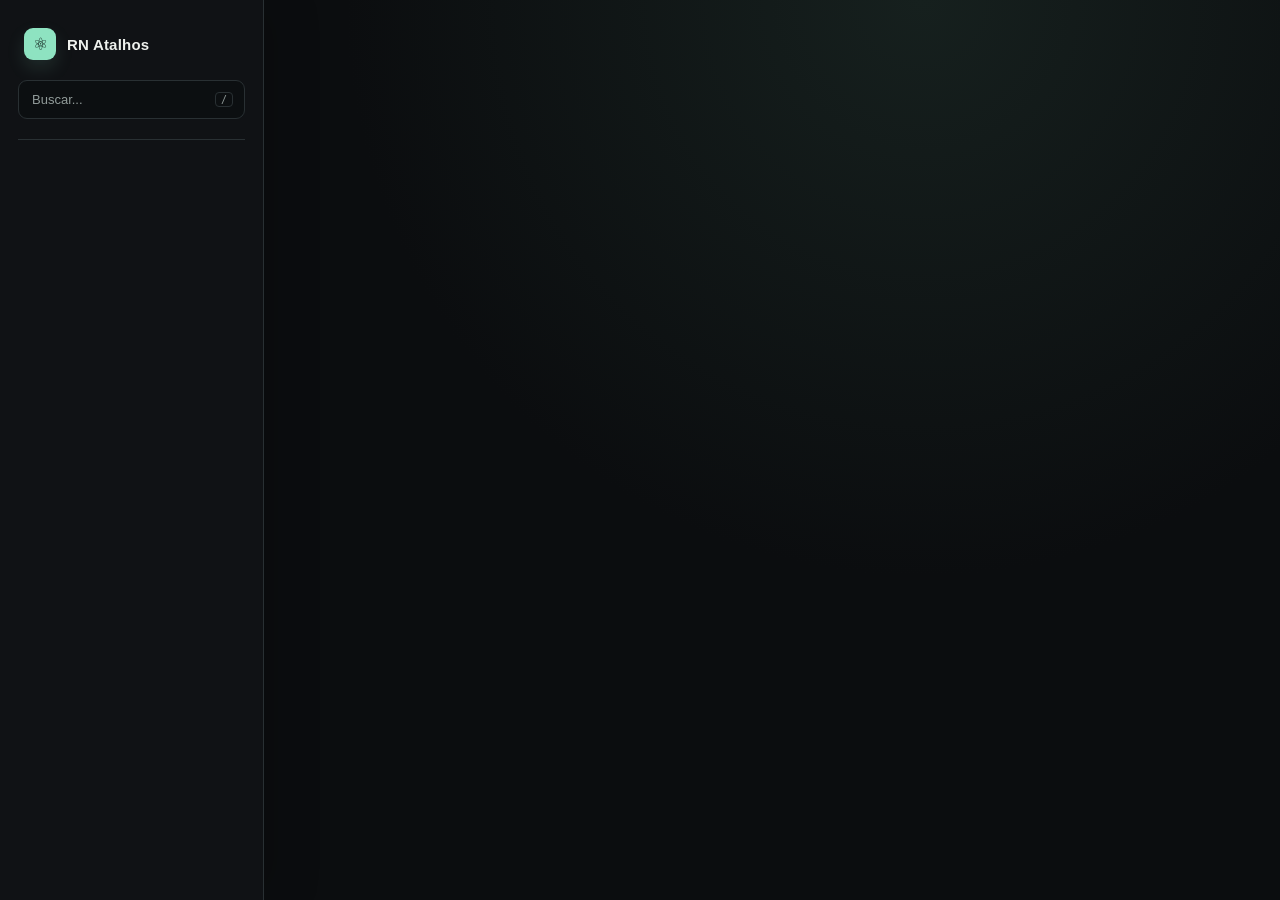
<file: index.html>
<!DOCTYPE html>
<html lang="pt-br">
<head>
<meta charset="UTF-8">
<meta name="viewport" content="width=device-width, initial-scale=1.0">
<title>Atalhos React Native</title>
<link rel="stylesheet" href="style.css">
</head>
<body>
  <aside class="sidebar">
    <div class="brand">
      <span class="brand-logo">⚛</span>
      <span class="brand-name">RN Atalhos</span>
    </div>

    <div class="search-wrap">
      <input id="search-input" type="text" placeholder="Buscar..." autocomplete="off">
      <kbd class="search-kbd">/</kbd>
    </div>

    <nav class="categories" id="categories">
      <!-- gerado via JS -->
    </nav>
  </aside>

  <main class="content">
    <div class="list" id="cards-list">
      <!-- gerado via JS -->
    </div>
    <p class="empty-state" id="empty-state" hidden>Nada encontrado.</p>
  </main>

  <div class="toast" id="toast">Copiado ✅</div>

  <script src="src/data/snippets-data.js"></script>
  <script src="src/repositories/snippets-repository.js"></script>
  <script src="src/services/snippets-service.js"></script>
  <script src="src/services/presentation-service.js"></script>
  <script src="src/ui/app.js"></script>
</body>
</html>
</file>
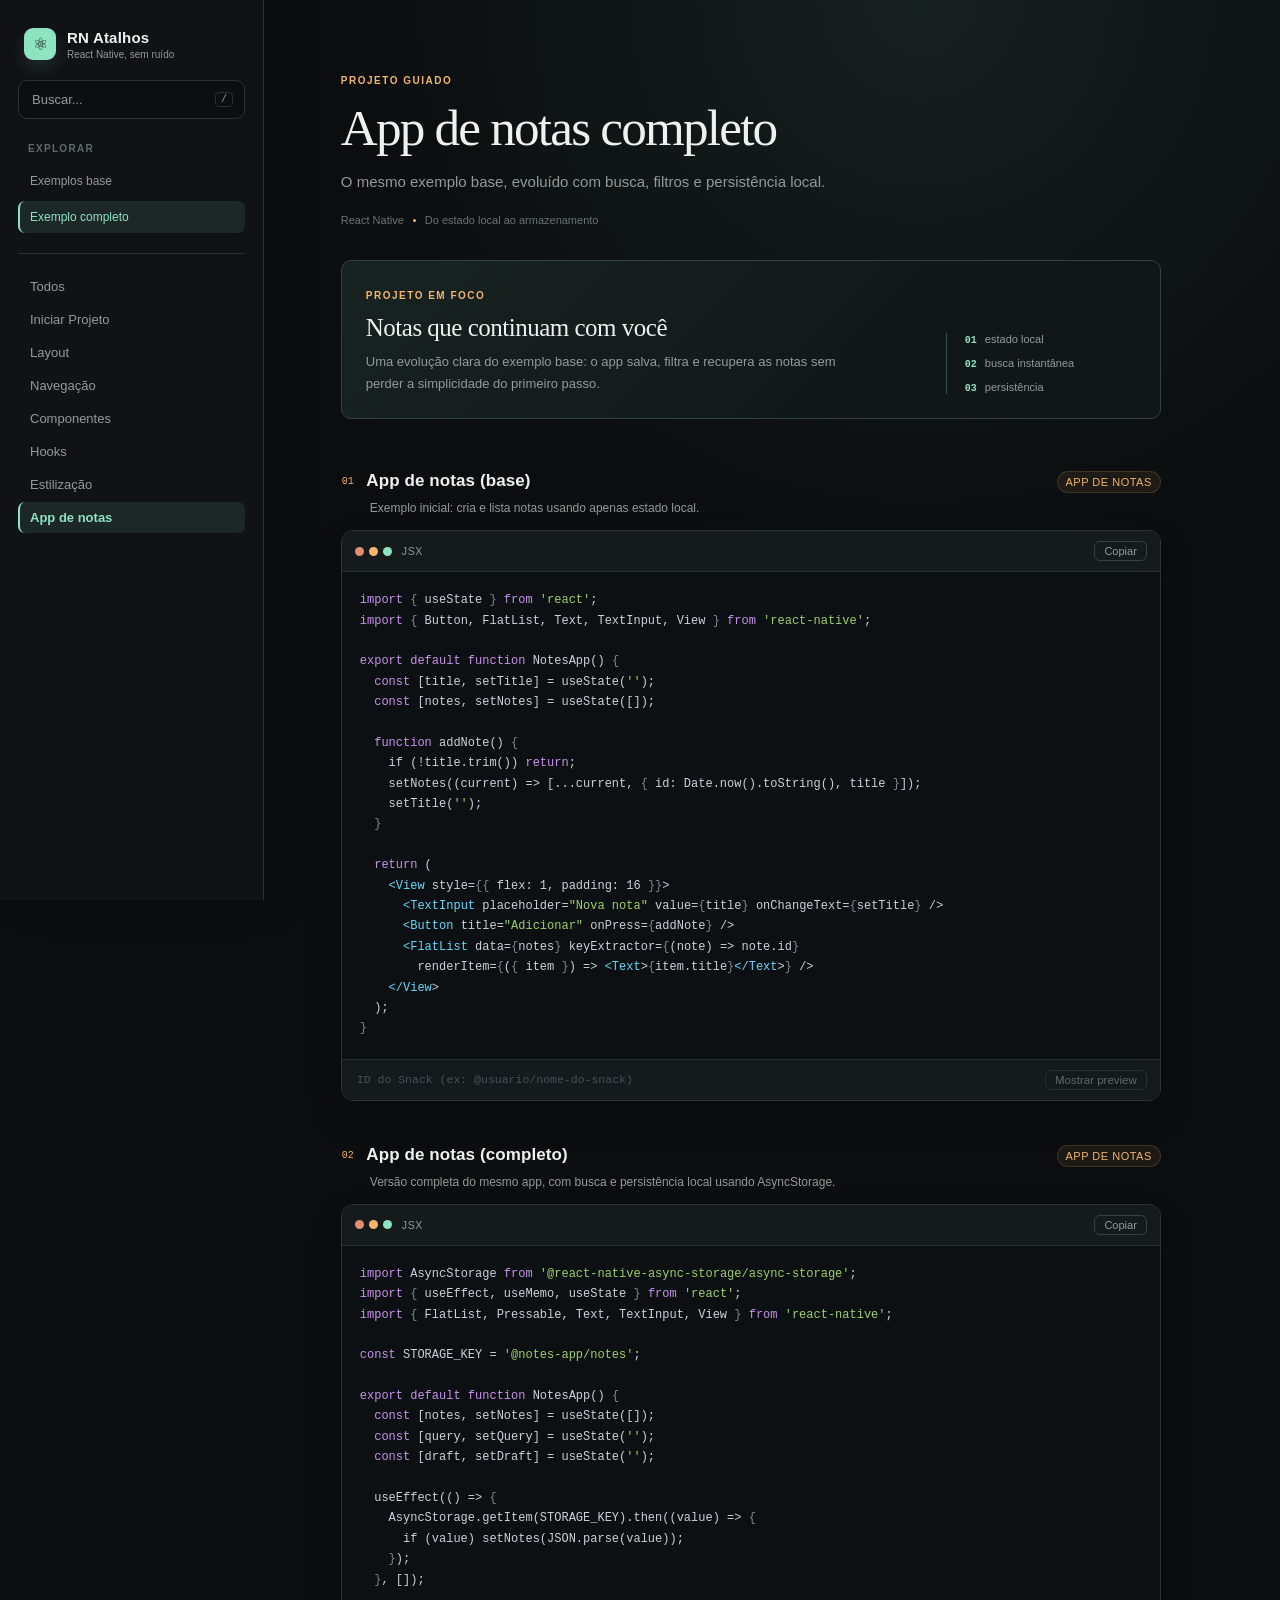
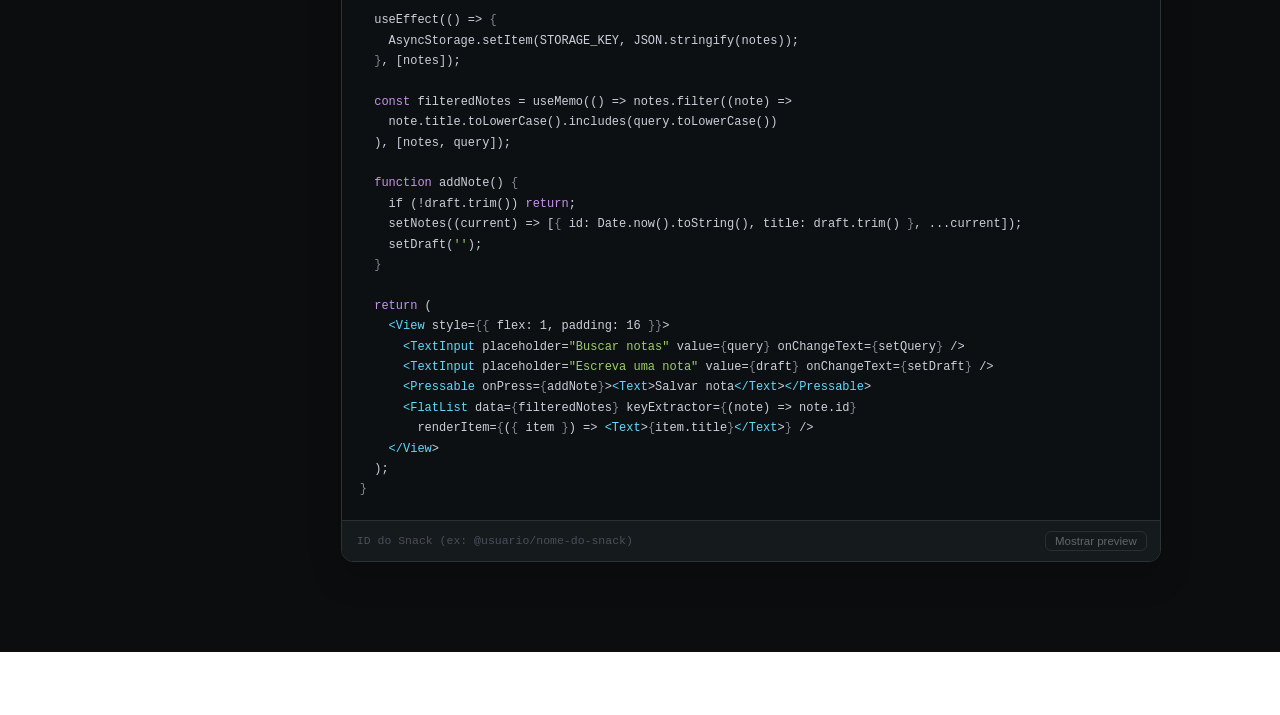
<file: exemplo-completo.html>
<!DOCTYPE html>
<html lang="pt-br">
<head>
<meta charset="UTF-8">
<meta name="viewport" content="width=device-width, initial-scale=1.0">
<title>Exemplo completo | RN Atalhos</title>
<link rel="stylesheet" href="style.css">
</head>
<body data-view="complete">
  <aside class="sidebar">
    <div class="brand">
      <span class="brand-logo">&#9883;</span>
      <div>
        <span class="brand-name">RN Atalhos</span>
        <span class="brand-caption">React Native, sem ruído</span>
      </div>
    </div>
    <div class="search-wrap">
      <input id="search-input" type="text" placeholder="Buscar..." autocomplete="off">
      <kbd class="search-kbd">/</kbd>
    </div>
    <nav class="areas" aria-label="Áreas de exemplos">
      <span class="nav-label">Explorar</span>
      <a class="area-link" href="index.html">Exemplos base</a>
      <a class="area-link active" href="exemplo-completo.html">Exemplo completo</a>
    </nav>
    <nav class="categories" id="categories"></nav>
  </aside>

  <main class="content">
    <header class="page-intro">
      <span class="eyebrow">Projeto guiado</span>
      <h1 class="page-title" id="page-title"></h1>
      <p class="page-description" id="page-description"></p>
      <div class="intro-meta"><span>React Native</span><span class="meta-dot"></span><span>Do estado local ao armazenamento</span></div>
    </header>
    <section class="complete-preview" aria-label="Resumo do app de notas">
      <div class="preview-copy">
        <span class="complete-preview-label">Projeto em foco</span>
        <h2>Notas que continuam com você</h2>
        <p>Uma evolução clara do exemplo base: o app salva, filtra e recupera as notas sem perder a simplicidade do primeiro passo.</p>
      </div>
      <div class="preview-features">
        <span><strong>01</strong> estado local</span>
        <span><strong>02</strong> busca instantânea</span>
        <span><strong>03</strong> persistência</span>
      </div>
    </section>
    <div class="list" id="cards-list"></div>
    <p class="empty-state" id="empty-state" hidden>Nada encontrado.</p>
  </main>

  <div class="toast" id="toast">Copiado</div>
  <script src="src/data/snippets-data.js"></script>
  <script src="src/repositories/snippets-repository.js"></script>
  <script src="src/services/snippets-service.js"></script>
  <script src="src/services/presentation-service.js"></script>
  <script src="src/ui/app.js"></script>
</body>
</html>
</file>
<file: style.css>
:root {
  --bg: #0a0b0e;
  --sidebar-bg: #101218;
  --border: #23262f;
  --text: #e8e9ee;
  --muted: #7c8091;
  --accent: #61dafb;
  --accent-soft: rgba(97, 218, 251, 0.1);
  --mono: "SFMono-Regular", Consolas, "Liberation Mono", Menlo, monospace;
  font-family: -apple-system, BlinkMacSystemFont, "Segoe UI", Roboto, Helvetica, Arial, sans-serif;
}

* {
  box-sizing: border-box;
}

body {
  margin: 0;
  display: flex;
  min-height: 100vh;
  background: var(--bg);
  color: var(--text);
}

/* ---------- Sidebar ---------- */

.sidebar {
  width: 240px;
  flex-shrink: 0;
  background: var(--sidebar-bg);
  border-right: 1px solid var(--border);
  padding: 20px 16px;
  display: flex;
  flex-direction: column;
  gap: 20px;
  position: sticky;
  top: 0;
  height: 100vh;
  overflow-y: auto;
}

.brand {
  display: flex;
  align-items: center;
  gap: 8px;
  padding: 0 4px;
}

.brand-logo {
  display: inline-flex;
  align-items: center;
  justify-content: center;
  width: 26px;
  height: 26px;
  border-radius: 7px;
  background: var(--accent-soft);
  font-size: 15px;
  color: var(--accent);
}

.brand-name {
  font-size: 14px;
  font-weight: 600;
  letter-spacing: 0.2px;
}

.search-wrap {
  display: flex;
  align-items: center;
  background: var(--bg);
  border: 1px solid var(--border);
  border-radius: 8px;
  padding: 8px 10px;
  transition: border-color 0.15s ease, box-shadow 0.15s ease;
}

.search-wrap:focus-within {
  border-color: var(--accent);
  box-shadow: 0 0 0 3px var(--accent-soft);
}

#search-input {
  flex: 1;
  background: transparent;
  border: none;
  outline: none;
  color: var(--text);
  font-size: 13px;
  min-width: 0;
}

#search-input::placeholder {
  color: var(--muted);
}

.search-kbd {
  color: var(--muted);
  border: 1px solid var(--border);
  border-radius: 4px;
  padding: 1px 5px;
  font-size: 10px;
}

.areas {
  display: grid;
  gap: 4px;
}

.area-link {
  color: var(--muted);
  font-size: 12px;
  padding: 8px 10px;
  border-radius: 6px;
  text-decoration: none;
}

.area-link:hover,
.area-link.active {
  color: var(--accent);
  background: var(--accent-soft);
}

.categories {
  display: flex;
  flex-direction: column;
  gap: 2px;
}

.chip {
  all: unset;
  cursor: pointer;
  padding: 7px 10px;
  border-radius: 6px;
  font-size: 13px;
  color: var(--muted);
  transition: background 0.15s ease, color 0.15s ease;
}

.chip:hover {
  color: var(--text);
  background: rgba(255, 255, 255, 0.04);
}

.chip.active {
  color: var(--accent);
  background: var(--accent-soft);
  font-weight: 600;
}

/* ---------- Content ---------- */

.content {
  flex: 1;
  min-width: 0;
  padding: 40px clamp(20px, 5vw, 64px);
}

.page-intro {
  max-width: 760px;
  margin-bottom: 34px;
}

.page-title {
  margin: 0 0 8px;
  font-size: 26px;
  letter-spacing: -0.4px;
}

.page-description {
  color: var(--muted);
  font-size: 13px;
  line-height: 1.6;
  margin: 0;
}

.complete-preview {
  max-width: 760px;
  margin-bottom: 36px;
  padding: 16px;
  border: 1px solid var(--border);
  border-radius: 10px;
  background: #101218;
}

.complete-preview-label {
  color: var(--accent);
  font-size: 11px;
  font-weight: 600;
  letter-spacing: 0.6px;
  text-transform: uppercase;
}

.complete-preview h2 {
  font-size: 16px;
  margin: 8px 0 6px;
}

.complete-preview p {
  color: var(--muted);
  font-size: 12px;
  margin: 0;
}

.list {
  display: flex;
  flex-direction: column;
  gap: 36px;
  max-width: 760px;
}

.item {
  display: flex;
  flex-direction: column;
  gap: 10px;
}

.item-header {
  display: flex;
  align-items: baseline;
  justify-content: space-between;
  gap: 12px;
}

.item-title {
  font-size: 15px;
  font-weight: 600;
  margin: 0;
  letter-spacing: 0.1px;
}

.item-category {
  font-size: 11px;
  color: var(--muted);
  text-transform: uppercase;
  letter-spacing: 0.5px;
}

.code-window {
  border: 1px solid var(--border);
  border-radius: 10px;
  overflow: hidden;
  background: #0c0d12;
  box-shadow: 0 8px 24px rgba(0, 0, 0, 0.25);
}

.code-window-header {
  display: flex;
  align-items: center;
  gap: 10px;
  padding: 8px 10px;
  background: #14161d;
  border-bottom: 1px solid var(--border);
}

.code-dots {
  display: inline-flex;
  gap: 5px;
}

.code-dots i {
  width: 9px;
  height: 9px;
  border-radius: 50%;
  background: #3a3d47;
}

.code-lang {
  font-size: 10.5px;
  color: var(--muted);
  text-transform: uppercase;
  letter-spacing: 0.6px;
  flex: 1;
}

pre.code-block {
  position: relative;
  margin: 0;
  background: transparent;
  padding: 14px 16px;
  overflow-x: auto;
  font-size: 12.5px;
  line-height: 1.6;
}

code {
  font-family: var(--mono);
  color: #ccd0da;
  white-space: pre;
}

.tok-keyword { color: #c792ea; }
.tok-string { color: #9ece6a; }
.tok-comment { color: #565f77; font-style: italic; }
.tok-tag { color: #61dafb; }
.tok-flag { color: #f7c67d; }
.tok-punct { color: #82858f; }

.copy-btn {
  all: unset;
  cursor: pointer;
  color: var(--muted);
  font-size: 11px;
  padding: 3px 9px;
  border: 1px solid var(--border);
  border-radius: 5px;
  transition: color 0.15s ease, border-color 0.15s ease;
}

.copy-btn:hover {
  color: var(--text);
  border-color: var(--accent);
}

.copy-btn.copied {
  color: var(--accent);
  border-color: var(--accent);
}

.snack-row {
  display: flex;
  align-items: center;
  gap: 8px;
  padding: 8px 10px;
  border-top: 1px solid var(--border);
  background: #101218;
}

.snack-input {
  flex: 1;
  min-width: 0;
  background: transparent;
  border: none;
  outline: none;
  color: var(--muted);
  font-size: 11.5px;
  font-family: var(--mono);
}

.snack-input:focus {
  color: var(--text);
}

.snack-input::placeholder {
  color: #4b4e5a;
}

.snack-open {
  flex-shrink: 0;
  color: var(--accent);
  font-size: 11.5px;
  text-decoration: none;
  padding: 3px 9px;
  border: 1px solid var(--border);
  border-radius: 5px;
  transition: border-color 0.15s ease;
}

.snack-open:hover {
  border-color: var(--accent);
}

.snack-toggle {
  all: unset;
  flex-shrink: 0;
  cursor: pointer;
  color: var(--accent);
  font-size: 11.5px;
  padding: 3px 9px;
  border: 1px solid var(--border);
  border-radius: 5px;
  transition: border-color 0.15s ease, opacity 0.15s ease;
}

.snack-toggle:hover {
  border-color: var(--accent);
}

.snack-toggle:disabled {
  color: var(--muted);
  cursor: not-allowed;
  opacity: 0.6;
}

.snack-embed {
  border-top: 1px solid var(--border);
  padding: 10px;
}

.snack-embed-target {
  overflow: hidden;
  background: #fbfcfd;
  border: 1px solid var(--border);
  border-radius: 4px;
  height: 505px;
  width: 100%;
}

.empty-state {
  color: var(--muted);
  font-size: 13px;
}

.toast {
  position: fixed;
  bottom: 20px;
  left: 50%;
  transform: translateX(-50%) translateY(20px);
  background: var(--accent);
  color: #0a0b0f;
  font-weight: 600;
  font-size: 12px;
  padding: 8px 16px;
  border-radius: 999px;
  opacity: 0;
  pointer-events: none;
  transition: opacity 0.2s ease, transform 0.2s ease;
}

.toast.show {
  opacity: 1;
  transform: translateX(-50%) translateY(0);
}

@media (max-width: 720px) {
  body {
    flex-direction: column;
  }

  .sidebar {
    width: 100%;
    height: auto;
    position: relative;
    border-right: none;
    border-bottom: 1px solid var(--border);
  }

  .areas {
    grid-template-columns: 1fr 1fr;
  }

  .content {
    padding-top: 28px;
  }
}

/* ---------- Refined presentation ---------- */

:root {
  --bg: #0b0d0f;
  --sidebar-bg: #111417;
  --panel: #151a1d;
  --panel-strong: #1b2223;
  --border: #293033;
  --text: #eef1ed;
  --muted: #919b99;
  --accent: #8ee3c1;
  --accent-warm: #f1b56b;
  --accent-soft: rgba(142, 227, 193, 0.1);
  font-family: "Avenir Next", "Segoe UI", sans-serif;
}

body {
  background: radial-gradient(circle at 72% 0%, #16201e 0, var(--bg) 36rem);
}

.sidebar {
  position: fixed;
  left: 0;
  z-index: 2;
  width: 264px;
  padding: 28px 18px 24px;
  background: rgba(17, 20, 23, 0.94);
  box-shadow: 18px 0 40px rgba(0, 0, 0, 0.12);
}

.brand {
  gap: 11px;
  padding: 0 6px;
}

.brand-logo {
  width: 32px;
  height: 32px;
  border-radius: 9px;
  background: var(--accent);
  color: #10201b;
  font-size: 17px;
  box-shadow: 0 8px 18px rgba(142, 227, 193, 0.13);
}

.brand-name,
.brand-caption {
  display: block;
}

.brand-name {
  font-size: 15px;
}

.brand-caption {
  color: var(--muted);
  font-size: 10px;
  margin-top: 3px;
}

.search-wrap {
  padding: 10px 11px;
  border-radius: 9px;
  background: #0c0f11;
}

.nav-label {
  color: #5f6a68;
  display: block;
  font-size: 10px;
  font-weight: 700;
  letter-spacing: 1.3px;
  margin: 4px 10px 7px;
  text-transform: uppercase;
}

.area-link,
.chip {
  border-left: 2px solid transparent;
  border-radius: 7px;
  transition: background 0.18s ease, border-color 0.18s ease, color 0.18s ease;
}

.area-link {
  padding: 9px 10px;
}

.area-link:hover,
.area-link.active,
.chip.active {
  border-left-color: var(--accent);
  background: var(--accent-soft);
}

.categories {
  border-top: 1px solid var(--border);
  padding-top: 17px;
}

.chip {
  padding: 8px 10px;
}

.content {
  margin-left: 264px;
  max-width: 1120px;
  padding: 70px clamp(32px, 6vw, 92px) 90px;
}

.page-intro {
  max-width: 820px;
  margin-bottom: 48px;
}

.eyebrow,
.complete-preview-label {
  color: var(--accent-warm);
  font-size: 10px;
  font-weight: 700;
  letter-spacing: 1.5px;
  text-transform: uppercase;
}

.page-title {
  max-width: 700px;
  font-family: Georgia, "Times New Roman", serif;
  font-size: clamp(32px, 4vw, 52px);
  font-weight: 400;
  letter-spacing: -1.8px;
  line-height: 1.05;
  margin: 13px 0 14px;
}

.page-description {
  max-width: 600px;
  font-size: 15px;
  line-height: 1.7;
}

.intro-meta {
  align-items: center;
  color: #687472;
  display: flex;
  font-size: 11px;
  gap: 9px;
  margin-top: 20px;
}

.meta-dot {
  width: 3px;
  height: 3px;
  border-radius: 50%;
  background: var(--accent-warm);
}

.list {
  max-width: 820px;
  gap: 44px;
}

.item {
  gap: 13px;
}

.item-header {
  align-items: flex-start;
}

.item-number {
  color: var(--accent-warm);
  display: inline-block;
  font-family: var(--mono);
  font-size: 10px;
  margin: 0 8px 0 1px;
  vertical-align: 2px;
}

.item-title {
  display: inline;
  font-size: 17px;
}

.item-description {
  color: var(--muted);
  font-size: 12px;
  line-height: 1.5;
  margin: 8px 0 0 29px;
}

.item-category {
  background: rgba(241, 181, 107, 0.08);
  border: 1px solid rgba(241, 181, 107, 0.16);
  border-radius: 999px;
  color: var(--accent-warm);
  padding: 4px 8px;
  white-space: nowrap;
}

.code-window {
  border-color: #2a3335;
  border-radius: 12px;
  background: #0d1012;
  box-shadow: 0 16px 32px rgba(0, 0, 0, 0.18);
}

.code-window-header {
  padding: 10px 13px;
  background: var(--panel);
}

.code-dots i:nth-child(1) { background: #e58c70; }
.code-dots i:nth-child(2) { background: var(--accent-warm); }
.code-dots i:nth-child(3) { background: var(--accent); }

pre.code-block {
  padding: 18px 18px 20px;
  font-size: 12px;
  line-height: 1.7;
}

.copy-btn,
.snack-toggle {
  border-color: #354043;
  border-radius: 6px;
}

.copy-btn:hover,
.snack-toggle:hover {
  border-color: var(--accent);
  color: var(--accent);
}

.snack-row {
  background: var(--panel);
  padding: 10px 13px;
}

.complete-preview {
  align-items: end;
  background: linear-gradient(135deg, #182321, #111719 70%);
  border: 1px solid #30443d;
  display: grid;
  gap: 28px;
  grid-template-columns: minmax(0, 1fr) 190px;
  max-width: 820px;
  margin: -14px 0 52px;
  padding: 24px;
}

.complete-preview h2 {
  font-family: Georgia, "Times New Roman", serif;
  font-size: 25px;
  font-weight: 400;
  letter-spacing: -0.5px;
  margin: 11px 0 9px;
}

.complete-preview p {
  font-size: 13px;
  line-height: 1.65;
  max-width: 510px;
}

.preview-features {
  border-left: 1px solid #365047;
  display: grid;
  gap: 11px;
  padding-left: 18px;
}

.preview-features span {
  color: var(--muted);
  font-size: 11px;
}

.preview-features strong {
  color: var(--accent);
  font-family: var(--mono);
  font-size: 10px;
  margin-right: 5px;
}

@media (max-width: 720px) {
  .sidebar {
    position: relative;
    width: 100%;
    padding: 20px 16px;
  }

  .content {
    margin-left: 0;
    padding: 42px 20px 64px;
  }

  .page-title {
    font-size: 38px;
  }

  .complete-preview {
    grid-template-columns: 1fr;
    margin-top: 0;
  }

  .preview-features {
    border-left: 0;
    border-top: 1px solid #365047;
    grid-template-columns: repeat(3, 1fr);
    padding: 16px 0 0;
  }

  .item-header {
    display: block;
  }

  .item-category {
    display: inline-block;
    margin: 12px 0 0 29px;
  }
}
</file>
